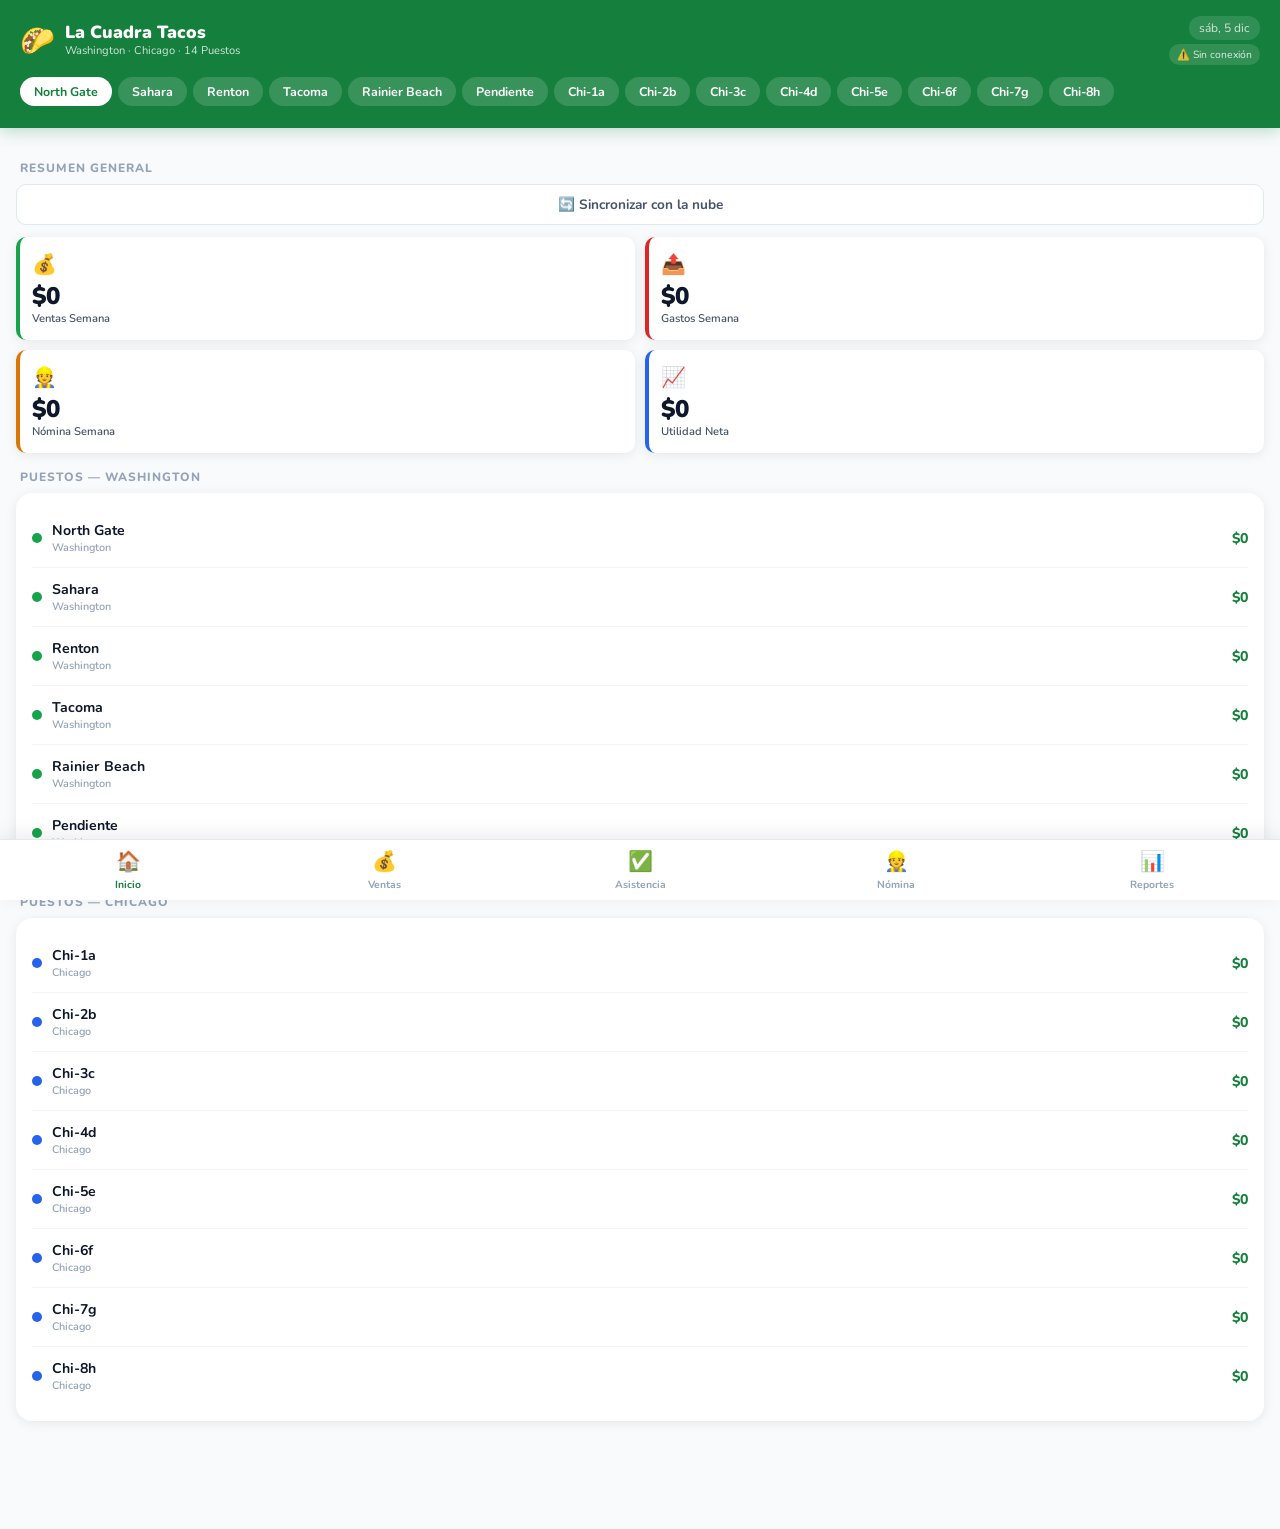
<file: Index.html>
<!DOCTYPE html>
<html lang="es">
<head>
<meta charset="UTF-8">
<meta name="viewport" content="width=device-width, initial-scale=1.0, maximum-scale=1.0, user-scalable=no">
<meta name="apple-mobile-web-app-capable" content="yes">
<meta name="apple-mobile-web-app-status-bar-style" content="black-translucent">
<title>🌮 La Cuadra Tacos</title>
<style>
@import url('https://fonts.googleapis.com/css2?family=Nunito:wght@400;600;700;800;900&display=swap');

:root {
  --verde: #16A34A; --verde2: #15803D; --verde-s: #DCFCE7;
  --rojo: #DC2626; --rojo-s: #FEE2E2;
  --amarillo: #D97706; --amarillo-s: #FEF3C7;
  --azul: #2563EB; --azul-s: #DBEAFE;
  --gris: #F8FAFC; --gris2: #F1F5F9; --gris3: #E2E8F0;
  --texto: #0F172A; --texto2: #475569; --texto3: #94A3B8;
  --blanco: #FFFFFF;
  --radio: 16px; --radio-s: 10px;
  --sombra: 0 2px 12px rgba(0,0,0,0.08);
  --sombra2: 0 4px 24px rgba(0,0,0,0.12);
}

* { box-sizing: border-box; margin: 0; padding: 0; -webkit-tap-highlight-color: transparent; }

body {
  font-family: 'Nunito', sans-serif;
  background: var(--gris);
  color: var(--texto);
  min-height: 100vh;
  padding-bottom: 80px;
  font-size: 15px;
}

/* ── HEADER ── */
.header {
  background: var(--verde2);
  color: white;
  padding: 16px 20px 20px;
  position: sticky; top: 0; z-index: 100;
  box-shadow: 0 2px 16px rgba(21,128,61,0.3);
}
.header-top { display: flex; align-items: center; justify-content: space-between; margin-bottom: 12px; }
.header-brand { display: flex; align-items: center; gap: 10px; }
.header-brand .logo { font-size: 28px; }
.header-brand h1 { font-size: 1.1rem; font-weight: 900; line-height: 1.1; }
.header-brand p { font-size: 0.7rem; opacity: 0.8; }
.header-date { font-size: 0.75rem; opacity: 0.8; background: rgba(255,255,255,0.15); padding: 4px 10px; border-radius: 20px; }

/* Puesto selector */
.puesto-selector { display: flex; gap: 6px; overflow-x: auto; padding-bottom: 2px; scrollbar-width: none; }
.puesto-selector::-webkit-scrollbar { display: none; }
.puesto-btn {
  flex-shrink: 0; background: rgba(255,255,255,0.15); color: white;
  border: none; padding: 6px 14px; border-radius: 20px; font-family: 'Nunito', sans-serif;
  font-size: 0.78rem; font-weight: 700; cursor: pointer; transition: all 0.2s; white-space: nowrap;
}
.puesto-btn.active { background: white; color: var(--verde2); }
.puesto-btn:hover:not(.active) { background: rgba(255,255,255,0.25); }

/* ── BOTTOM NAV ── */
.bottom-nav {
  position: fixed; bottom: 0; left: 0; right: 0;
  background: white; border-top: 1px solid var(--gris3);
  display: flex; z-index: 100;
  box-shadow: 0 -4px 20px rgba(0,0,0,0.08);
}
.nav-btn {
  flex: 1; display: flex; flex-direction: column; align-items: center; justify-content: center;
  padding: 8px 4px; border: none; background: none; cursor: pointer; transition: all 0.2s;
  color: var(--texto3); font-family: 'Nunito', sans-serif;
}
.nav-btn.active { color: var(--verde2); }
.nav-btn .nav-icon { font-size: 20px; margin-bottom: 2px; }
.nav-btn .nav-label { font-size: 0.65rem; font-weight: 700; }

/* ── VIEWS ── */
.view { display: none; padding: 16px; animation: fadeIn 0.2s ease; }
.view.active { display: block; }
@keyframes fadeIn { from { opacity: 0; transform: translateY(6px); } to { opacity: 1; transform: translateY(0); } }

/* ── CARDS ── */
.card {
  background: white; border-radius: var(--radio); padding: 16px;
  box-shadow: var(--sombra); margin-bottom: 12px;
}
.card-title {
  font-size: 0.8rem; font-weight: 800; text-transform: uppercase; letter-spacing: 0.8px;
  color: var(--texto2); margin-bottom: 12px; display: flex; align-items: center; gap: 6px;
}

/* KPIs grid */
.kpi-grid { display: grid; grid-template-columns: 1fr 1fr; gap: 10px; margin-bottom: 12px; }
.kpi-card {
  background: white; border-radius: var(--radio-s); padding: 14px 12px;
  box-shadow: var(--sombra); border-left: 4px solid;
}
.kpi-card.verde { border-color: var(--verde); }
.kpi-card.rojo { border-color: var(--rojo); }
.kpi-card.amarillo { border-color: var(--amarillo); }
.kpi-card.azul { border-color: var(--azul); }
.kpi-icon { font-size: 20px; margin-bottom: 6px; }
.kpi-val { font-size: 1.5rem; font-weight: 900; color: var(--texto); line-height: 1; }
.kpi-lbl { font-size: 0.7rem; color: var(--texto2); margin-top: 3px; font-weight: 600; }

/* Ventas form */
.dias-grid { display: grid; grid-template-columns: repeat(7, 1fr); gap: 4px; margin-bottom: 8px; }
.dia-header { text-align: center; font-size: 0.62rem; font-weight: 800; color: var(--texto3); padding: 4px 0; text-transform: uppercase; }
.dia-input {
  text-align: center; border: 1.5px solid var(--gris3); border-radius: 8px; padding: 8px 2px;
  font-family: 'Nunito', sans-serif; font-size: 0.75rem; font-weight: 700; color: var(--texto);
  background: var(--gris2); outline: none; width: 100%; transition: border-color 0.15s;
}
.dia-input:focus { border-color: var(--verde); background: white; }
.dia-input.lunes { background: var(--gris3); color: var(--texto3); }

/* Row totals */
.fila-total { display: flex; justify-content: space-between; align-items: center; padding: 8px 12px; background: var(--verde-s); border-radius: var(--radio-s); margin-top: 8px; }
.fila-total span { font-size: 0.8rem; font-weight: 800; color: var(--verde2); }

/* Concepto row */
.concepto-row {
  display: flex; align-items: center; gap: 8px; padding: 10px 0;
  border-bottom: 1px solid var(--gris2);
}
.concepto-row:last-child { border-bottom: none; }
.concepto-label { flex: 1; font-size: 0.85rem; font-weight: 600; color: var(--texto); }
.concepto-input {
  width: 90px; text-align: right; border: 1.5px solid var(--gris3); border-radius: 8px;
  padding: 8px 10px; font-family: 'Nunito', sans-serif; font-size: 0.9rem; font-weight: 700;
  background: var(--gris2); outline: none; color: var(--texto); transition: all 0.15s;
}
.concepto-input:focus { border-color: var(--verde); background: white; }

/* Asistencia */
.asist-grid { display: grid; grid-template-columns: 1fr repeat(6, 36px); gap: 4px; align-items: center; }
.asist-name { font-size: 0.8rem; font-weight: 700; color: var(--texto); white-space: nowrap; overflow: hidden; text-overflow: ellipsis; }
.asist-btn {
  width: 36px; height: 36px; border-radius: 8px; border: none; font-size: 0.75rem; font-weight: 800;
  cursor: pointer; transition: all 0.15s; background: var(--gris2); color: var(--texto2);
}
.asist-btn.P { background: var(--verde-s); color: var(--verde2); }
.asist-btn.A { background: var(--rojo-s); color: var(--rojo); }
.asist-btn.JV { background: var(--azul-s); color: var(--azul); }
.asist-btn.D { background: var(--gris3); color: var(--texto3); }
.asist-header { font-size: 0.62rem; text-align: center; font-weight: 800; color: var(--texto3); text-transform: uppercase; }

/* Nómina */
.nomina-row {
  display: flex; align-items: center; gap: 8px; padding: 10px 0; border-bottom: 1px solid var(--gris2);
}
.nomina-row:last-child { border-bottom: none; }
.nomina-avatar {
  width: 36px; height: 36px; border-radius: 50%; background: var(--verde); color: white;
  display: flex; align-items: center; justify-content: center; font-size: 0.75rem; font-weight: 800;
  flex-shrink: 0;
}
.nomina-info { flex: 1; min-width: 0; }
.nomina-name { font-size: 0.88rem; font-weight: 800; color: var(--texto); }
.nomina-pos { font-size: 0.7rem; color: var(--texto3); font-weight: 600; }
.nomina-sueldo {
  width: 80px; text-align: right; border: 1.5px solid var(--gris3); border-radius: 8px;
  padding: 8px 8px; font-family: 'Nunito', sans-serif; font-size: 0.88rem; font-weight: 800;
  background: var(--gris2); outline: none; color: var(--texto); transition: all 0.15s;
}
.nomina-sueldo:focus { border-color: var(--verde); background: white; }
.nomina-neto { font-size: 0.88rem; font-weight: 800; color: var(--verde2); min-width: 60px; text-align: right; }

/* Gastos tabla */
.gasto-row {
  display: flex; align-items: center; gap: 10px; padding: 10px 0; border-bottom: 1px solid var(--gris2);
}
.gasto-row:last-child { border-bottom: none; }
.gasto-icon { font-size: 18px; width: 28px; text-align: center; flex-shrink: 0; }
.gasto-label { flex: 1; font-size: 0.85rem; font-weight: 600; color: var(--texto); }
.gasto-input {
  width: 90px; text-align: right; border: 1.5px solid var(--gris3); border-radius: 8px;
  padding: 8px 10px; font-family: 'Nunito', sans-serif; font-size: 0.9rem; font-weight: 700;
  background: var(--gris2); outline: none; color: var(--texto);
}
.gasto-input:focus { border-color: var(--amarillo); background: white; }

/* Resumen puesto */
.resumen-stats { display: grid; grid-template-columns: 1fr 1fr 1fr; gap: 8px; }
.resumen-stat { text-align: center; background: var(--gris2); border-radius: var(--radio-s); padding: 12px 8px; }
.resumen-stat .val { font-size: 1.1rem; font-weight: 900; color: var(--texto); }
.resumen-stat .lbl { font-size: 0.65rem; color: var(--texto3); font-weight: 700; margin-top: 2px; text-transform: uppercase; }

/* Dashboard puestos list */
.puesto-row {
  display: flex; align-items: center; gap: 10px; padding: 12px 0; border-bottom: 1px solid var(--gris2);
  cursor: pointer;
}
.puesto-row:last-child { border-bottom: none; }
.puesto-dot { width: 10px; height: 10px; border-radius: 50%; flex-shrink: 0; }
.puesto-dot.wash { background: var(--verde); }
.puesto-dot.chi { background: var(--azul); }
.puesto-row-name { flex: 1; font-size: 0.88rem; font-weight: 700; }
.puesto-row-ventas { font-size: 0.88rem; font-weight: 800; color: var(--verde2); }
.puesto-row-ciudad { font-size: 0.68rem; color: var(--texto3); font-weight: 600; }

/* Badge */
.badge {
  display: inline-flex; align-items: center; padding: 3px 8px;
  border-radius: 20px; font-size: 0.68rem; font-weight: 800;
}
.badge.verde { background: var(--verde-s); color: var(--verde2); }
.badge.rojo { background: var(--rojo-s); color: var(--rojo); }
.badge.amarillo { background: var(--amarillo-s); color: var(--amarillo); }
.badge.azul { background: var(--azul-s); color: var(--azul); }

/* Botón guardar */
.btn-save {
  width: 100%; background: var(--verde2); color: white; border: none;
  padding: 16px; border-radius: var(--radio); font-family: 'Nunito', sans-serif;
  font-size: 1rem; font-weight: 800; cursor: pointer; transition: all 0.2s;
  display: flex; align-items: center; justify-content: center; gap: 8px;
  box-shadow: 0 4px 16px rgba(21,128,61,0.3); margin-top: 8px;
}
.btn-save:active { transform: scale(0.98); }

/* Toast */
.toast {
  position: fixed; bottom: 90px; left: 50%; transform: translateX(-50%);
  background: var(--texto); color: white; padding: 12px 20px; border-radius: 30px;
  font-size: 0.85rem; font-weight: 700; z-index: 999; display: none;
  animation: toastIn 0.3s ease; box-shadow: var(--sombra2); white-space: nowrap;
}
@keyframes toastIn { from { opacity: 0; transform: translateX(-50%) translateY(10px); } to { opacity: 1; transform: translateX(-50%) translateY(0); } }

/* Section header */
.section-h { font-size: 0.75rem; font-weight: 800; text-transform: uppercase; letter-spacing: 1px; color: var(--texto3); margin: 16px 0 8px; padding: 0 4px; }

/* Tabs */
.tabs { display: flex; background: var(--gris2); border-radius: var(--radio-s); padding: 3px; margin-bottom: 16px; }
.tab {
  flex: 1; text-align: center; padding: 8px; border-radius: 8px; cursor: pointer;
  font-size: 0.8rem; font-weight: 800; color: var(--texto3); transition: all 0.2s; border: none; background: none;
  font-family: 'Nunito', sans-serif;
}
.tab.active { background: white; color: var(--texto); box-shadow: var(--sombra); }

/* Flujo chart bars */
.bar-row { display: flex; align-items: center; gap: 8px; margin-bottom: 8px; }
.bar-label { font-size: 0.72rem; font-weight: 700; color: var(--texto2); width: 30px; text-align: right; flex-shrink: 0; }
.bar-track { flex: 1; height: 20px; background: var(--gris2); border-radius: 10px; overflow: hidden; }
.bar-fill { height: 100%; border-radius: 10px; transition: width 0.5s ease; display: flex; align-items: center; padding-left: 8px; }
.bar-fill span { font-size: 0.65rem; font-weight: 800; color: white; white-space: nowrap; }

/* Chips ciudad */
.ciudad-chips { display: flex; gap: 6px; margin-bottom: 12px; }
.ciudad-chip {
  flex: 1; text-align: center; padding: 8px; border-radius: var(--radio-s); border: none;
  font-family: 'Nunito', sans-serif; font-size: 0.8rem; font-weight: 800; cursor: pointer;
  transition: all 0.2s;
}
.ciudad-chip.wash { background: var(--verde-s); color: var(--verde2); }
.ciudad-chip.chi { background: var(--azul-s); color: var(--azul); }
.ciudad-chip.wash.active { background: var(--verde2); color: white; }
.ciudad-chip.chi.active { background: var(--azul); color: white; }

/* Scrollbar */
::-webkit-scrollbar { width: 4px; }
::-webkit-scrollbar-thumb { background: var(--gris3); border-radius: 4px; }
</style>
</head>
<body>

<!-- HEADER -->
<div class="header">
  <div class="header-top">
    <div class="header-brand">
      <span class="logo">🌮</span>
      <div>
        <h1>La Cuadra Tacos</h1>
        <p>Washington · Chicago · 14 Puestos</p>
      </div>
    </div>
    <div style="display:flex;flex-direction:column;align-items:flex-end;gap:4px">
      <div class="header-date" id="headerDate"></div>
      <div id="syncStatus" style="font-size:0.65rem;opacity:0.85;background:rgba(255,255,255,0.15);padding:3px 8px;border-radius:20px;">☁️ Conectando...</div>
    </div>
  </div>
  <div class="puesto-selector" id="puestoSelector"></div>
</div>

<!-- VIEWS -->

<!-- 📊 DASHBOARD -->
<div class="view active" id="view-dashboard">
  <div class="section-h">Resumen General</div>
  <button onclick="syncFromSheets()" style="width:100%;background:white;border:1.5px solid var(--gris3);color:var(--texto2);padding:10px;border-radius:10px;font-family:Nunito,sans-serif;font-size:0.85rem;font-weight:700;cursor:pointer;margin-bottom:12px;display:flex;align-items:center;justify-content:center;gap:8px;">🔄 Sincronizar con la nube</button>
  <div class="kpi-grid">
    <div class="kpi-card verde">
      <div class="kpi-icon">💰</div>
      <div class="kpi-val" id="kpi-ventas">$0</div>
      <div class="kpi-lbl">Ventas Semana</div>
    </div>
    <div class="kpi-card rojo">
      <div class="kpi-icon">📤</div>
      <div class="kpi-val" id="kpi-gastos">$0</div>
      <div class="kpi-lbl">Gastos Semana</div>
    </div>
    <div class="kpi-card amarillo">
      <div class="kpi-icon">👷</div>
      <div class="kpi-val" id="kpi-nomina">$0</div>
      <div class="kpi-lbl">Nómina Semana</div>
    </div>
    <div class="kpi-card azul">
      <div class="kpi-icon">📈</div>
      <div class="kpi-val" id="kpi-utilidad">$0</div>
      <div class="kpi-lbl">Utilidad Neta</div>
    </div>
  </div>

  <div class="section-h">Puestos — Washington</div>
  <div class="card" id="list-wash"></div>

  <div class="section-h">Puestos — Chicago</div>
  <div class="card" id="list-chi"></div>
</div>

<!-- 💰 VENTAS -->
<div class="view" id="view-ventas">
  <div class="section-h" id="ventas-titulo">Ventas — North Gate · Sem 1</div>

  <div class="card">
    <div class="card-title">💰 Ventas Diarias</div>
    <div class="dias-grid">
      <div class="dia-header">Lun</div><div class="dia-header">Mar</div><div class="dia-header">Mié</div>
      <div class="dia-header">Jue</div><div class="dia-header">Vie</div><div class="dia-header">Sáb</div><div class="dia-header">Dom</div>
      <input class="dia-input lunes" value="0" readonly id="ve-lun-ef">
      <input class="dia-input" type="number" min="0" id="ve-mar-ef" oninput="calcVentas()">
      <input class="dia-input" type="number" min="0" id="ve-mie-ef" oninput="calcVentas()">
      <input class="dia-input" type="number" min="0" id="ve-jue-ef" oninput="calcVentas()">
      <input class="dia-input" type="number" min="0" id="ve-vie-ef" oninput="calcVentas()">
      <input class="dia-input" type="number" min="0" id="ve-sab-ef" oninput="calcVentas()">
      <input class="dia-input" type="number" min="0" id="ve-dom-ef" oninput="calcVentas()">
    </div>
    <div class="fila-total">
      <span>Efectivo Total</span><span id="ve-tot-ef">$0</span>
    </div>

    <div style="margin-top:12px">
      <div class="dias-grid">
        <div></div>
        <input class="dia-input" type="number" min="0" id="ve-mar-tj" oninput="calcVentas()">
        <input class="dia-input" type="number" min="0" id="ve-mie-tj" oninput="calcVentas()">
        <input class="dia-input" type="number" min="0" id="ve-jue-tj" oninput="calcVentas()">
        <input class="dia-input" type="number" min="0" id="ve-vie-tj" oninput="calcVentas()">
        <input class="dia-input" type="number" min="0" id="ve-sab-tj" oninput="calcVentas()">
        <input class="dia-input" type="number" min="0" id="ve-dom-tj" oninput="calcVentas()">
      </div>
      <div class="fila-total">
        <span>Tarjeta Total</span><span id="ve-tot-tj">$0</span>
      </div>
    </div>

    <div class="fila-total" style="background:var(--verde-s); margin-top:12px;">
      <span style="font-size:0.9rem">🏆 VENTAS BRUTAS</span>
      <span id="ve-tot-bruto" style="font-size:1rem">$0</span>
    </div>
  </div>

  <div class="card">
    <div class="card-title">📤 Gastos del Puesto</div>
    <div class="concepto-row">
      <span class="concepto-label">⛽ Gasolina</span>
      <input class="concepto-input" type="number" min="0" id="g-gas" oninput="calcVentas()">
    </div>
    <div class="concepto-row">
      <span class="concepto-label">🧊 Hielo</span>
      <input class="concepto-input" type="number" min="0" id="g-hie" oninput="calcVentas()">
    </div>
    <div class="concepto-row">
      <span class="concepto-label">🔧 Reparación</span>
      <input class="concepto-input" type="number" min="0" id="g-rep" oninput="calcVentas()">
    </div>
    <div class="concepto-row">
      <span class="concepto-label">🛣️ Casetas</span>
      <input class="concepto-input" type="number" min="0" id="g-cas" oninput="calcVentas()">
    </div>
    <div class="concepto-row">
      <span class="concepto-label">📦 Otros</span>
      <input class="concepto-input" type="number" min="0" id="g-otr" oninput="calcVentas()">
    </div>
    <div class="fila-total" style="background:var(--rojo-s)">
      <span style="color:var(--rojo)">Total Gastos Puesto</span>
      <span id="g-tot" style="color:var(--rojo)">$0</span>
    </div>
  </div>

  <div class="card">
    <div class="card-title">🧅 Materia Prima (Piezas)</div>
    <div class="concepto-row"><span class="concepto-label">🫓 Tortillas</span><input class="concepto-input" type="number" min="0" id="mp-tor" placeholder="0"></div>
    <div class="concepto-row"><span class="concepto-label">🌯 Burritos</span><input class="concepto-input" type="number" min="0" id="mp-bur" placeholder="0"></div>
    <div class="concepto-row"><span class="concepto-label">🥤 Vasos</span><input class="concepto-input" type="number" min="0" id="mp-vas" placeholder="0"></div>
    <div class="concepto-row"><span class="concepto-label">🥤 Sodas</span><input class="concepto-input" type="number" min="0" id="mp-sod" placeholder="0"></div>
    <div class="concepto-row"><span class="concepto-label">🍞 Teleras</span><input class="concepto-input" type="number" min="0" id="mp-tel" placeholder="0"></div>
    <div class="concepto-row"><span class="concepto-label">🫓 Mulitas</span><input class="concepto-input" type="number" min="0" id="mp-mul" placeholder="0"></div>
  </div>

  <button class="btn-save" onclick="guardarVentas()">💾 Guardar Registro</button>
</div>

<!-- 👷 ASISTENCIA -->
<div class="view" id="view-asist">
  <div class="section-h" id="asist-titulo">Asistencia — North Gate</div>
  <div class="card" style="padding:12px">
    <div class="card-title">Semana · Lun=Descanso</div>
    <div style="margin-bottom:8px">
      <div class="asist-grid" style="margin-bottom:4px">
        <div></div>
        <div class="asist-header">Mar</div><div class="asist-header">Mié</div>
        <div class="asist-header">Jue</div><div class="asist-header">Vie</div>
        <div class="asist-header">Sáb</div><div class="asist-header">Dom</div>
      </div>
      <div id="asist-rows"></div>
    </div>
    <div class="badge verde" id="asist-resumen">Cargando...</div>
  </div>
  <button class="btn-save" onclick="guardarAsist()">💾 Guardar Asistencia</button>
</div>

<!-- 💵 NÓMINA -->
<div class="view" id="view-nomina">
  <div class="ciudad-chips">
    <button class="ciudad-chip wash active" onclick="setNominaCity('wash', this)">🌲 Washington</button>
    <button class="ciudad-chip chi" onclick="setNominaCity('chi', this)">🌆 Chicago</button>
  </div>
  <div id="nomina-content"></div>
  <button class="btn-save" onclick="guardarNomina()">💾 Guardar Nómina</button>
</div>

<!-- 📊 REPORTES -->
<div class="view" id="view-reportes">
  <div class="tabs">
    <button class="tab active" onclick="setTab('mensual', this)">📅 Mensual</button>
    <button class="tab" onclick="setTab('flujo', this)">💸 Flujo</button>
    <button class="tab" onclick="setTab('gasgen', this)">💰 Gastos</button>
  </div>

  <!-- Mensual -->
  <div id="tab-mensual">
    <div class="section-h">Resumen Mensual — Todos los Puestos</div>
    <div class="card">
      <div class="card-title">🏆 Totales Washington</div>
      <div class="resumen-stats">
        <div class="resumen-stat"><div class="val" id="rm-wash-v">$0</div><div class="lbl">Ventas</div></div>
        <div class="resumen-stat"><div class="val" id="rm-wash-g">$0</div><div class="lbl">Gastos</div></div>
        <div class="resumen-stat"><div class="val" id="rm-wash-u">$0</div><div class="lbl">Utilidad</div></div>
      </div>
    </div>
    <div class="card">
      <div class="card-title">🏆 Totales Chicago</div>
      <div class="resumen-stats">
        <div class="resumen-stat"><div class="val" id="rm-chi-v">$0</div><div class="lbl">Ventas</div></div>
        <div class="resumen-stat"><div class="val" id="rm-chi-g">$0</div><div class="lbl">Gastos</div></div>
        <div class="resumen-stat"><div class="val" id="rm-chi-u">$0</div><div class="lbl">Utilidad</div></div>
      </div>
    </div>
    <div class="card">
      <div class="card-title">📊 Por Puesto</div>
      <div id="reporte-puestos"></div>
    </div>
  </div>

  <!-- Flujo -->
  <div id="tab-flujo" style="display:none">
    <div class="section-h">Flujo de Efectivo Mensual</div>
    <div class="card">
      <div class="card-title">📥 Entradas</div>
      <div class="gasto-row"><span class="gasto-icon">💵</span><span class="gasto-label">Ventas Efectivo</span><input class="gasto-input" type="number" id="fl-ef" placeholder="0"></div>
      <div class="gasto-row"><span class="gasto-icon">💳</span><span class="gasto-label">Ventas Tarjeta</span><input class="gasto-input" type="number" id="fl-tj" placeholder="0"></div>
      <div class="gasto-row"><span class="gasto-icon">🏦</span><span class="gasto-label">Préstamos / Capital</span><input class="gasto-input" type="number" id="fl-pre" placeholder="0"></div>
      <div class="fila-total"><span>Total Entradas</span><span id="fl-tot-ent">$0</span></div>
    </div>
    <div class="card">
      <div class="card-title">📤 Salidas</div>
      <div class="gasto-row"><span class="gasto-icon">🛒</span><span class="gasto-label">Ingredientes</span><input class="gasto-input" type="number" id="fl-ing" placeholder="0"></div>
      <div class="gasto-row"><span class="gasto-icon">⚡</span><span class="gasto-label">Gas / Electricidad</span><input class="gasto-input" type="number" id="fl-gas" placeholder="0"></div>
      <div class="gasto-row"><span class="gasto-icon">🏠</span><span class="gasto-label">Rentas Puestos</span><input class="gasto-input" type="number" id="fl-ren" placeholder="0"></div>
      <div class="gasto-row"><span class="gasto-icon">👷</span><span class="gasto-label">Nómina Total</span><input class="gasto-input" type="number" id="fl-nom" placeholder="0"></div>
      <div class="gasto-row"><span class="gasto-icon">📦</span><span class="gasto-label">Empaques</span><input class="gasto-input" type="number" id="fl-emp" placeholder="0"></div>
      <div class="gasto-row"><span class="gasto-icon">🚗</span><span class="gasto-label">Transporte</span><input class="gasto-input" type="number" id="fl-tra" placeholder="0"></div>
      <div class="fila-total" style="background:var(--rojo-s)"><span style="color:var(--rojo)">Total Salidas</span><span id="fl-tot-sal" style="color:var(--rojo)">$0</span></div>
      <div class="fila-total" style="margin-top:8px"><span style="font-size:0.95rem">💰 Saldo Neto</span><span id="fl-neto" style="font-size:1rem">$0</span></div>
    </div>
    <button class="btn-save" onclick="guardarFlujo()">💾 Guardar Flujo</button>
  </div>

  <!-- Gastos Generales -->
  <div id="tab-gasgen" style="display:none">
    <div class="section-h">Gastos Generales del Negocio</div>
    <div class="card">
      <div class="card-title">🏢 Administrativos</div>
      <div class="gasto-row"><span class="gasto-icon">📋</span><span class="gasto-label">Contabilidad / CPA</span><input class="gasto-input" type="number" id="gg-cpa" placeholder="0"></div>
      <div class="gasto-row"><span class="gasto-icon">📄</span><span class="gasto-label">Permisos y Licencias</span><input class="gasto-input" type="number" id="gg-per" placeholder="0"></div>
      <div class="gasto-row"><span class="gasto-icon">⚖️</span><span class="gasto-label">Asesoría Legal</span><input class="gasto-input" type="number" id="gg-leg" placeholder="0"></div>
      <div class="gasto-row"><span class="gasto-icon">📱</span><span class="gasto-label">Teléfono / Internet</span><input class="gasto-input" type="number" id="gg-tel" placeholder="0"></div>
      <div class="gasto-row"><span class="gasto-icon">💳</span><span class="gasto-label">Comisiones Bancarias</span><input class="gasto-input" type="number" id="gg-ban" placeholder="0"></div>
    </div>
    <div class="card">
      <div class="card-title">🔧 Mantenimiento</div>
      <div class="gasto-row"><span class="gasto-icon">🚗</span><span class="gasto-label">Vehículos</span><input class="gasto-input" type="number" id="gg-veh" placeholder="0"></div>
      <div class="gasto-row"><span class="gasto-icon">🛠️</span><span class="gasto-label">Equipo / Trailers</span><input class="gasto-input" type="number" id="gg-equ" placeholder="0"></div>
      <div class="gasto-row"><span class="gasto-icon">🔌</span><span class="gasto-label">Electricidad / Gas</span><input class="gasto-input" type="number" id="gg-ele" placeholder="0"></div>
    </div>
    <div class="card">
      <div class="card-title">📦 Operativos</div>
      <div class="gasto-row"><span class="gasto-icon">🚛</span><span class="gasto-label">Fletes / Transporte</span><input class="gasto-input" type="number" id="gg-fle" placeholder="0"></div>
      <div class="gasto-row"><span class="gasto-icon">📣</span><span class="gasto-label">Publicidad / Marketing</span><input class="gasto-input" type="number" id="gg-pub" placeholder="0"></div>
      <div class="gasto-row"><span class="gasto-icon">🍽️</span><span class="gasto-label">Restaurante Ballard</span><input class="gasto-input" type="number" id="gg-res" placeholder="0"></div>
      <div class="gasto-row"><span class="gasto-icon">❓</span><span class="gasto-label">Otros</span><input class="gasto-input" type="number" id="gg-otr" placeholder="0"></div>
    </div>
    <button class="btn-save" onclick="guardarGastosGen()">💾 Guardar Gastos</button>
  </div>
</div>

<!-- BOTTOM NAV -->
<div class="bottom-nav">
  <button class="nav-btn active" onclick="showView('dashboard', this)">
    <span class="nav-icon">🏠</span><span class="nav-label">Inicio</span>
  </button>
  <button class="nav-btn" onclick="showView('ventas', this)">
    <span class="nav-icon">💰</span><span class="nav-label">Ventas</span>
  </button>
  <button class="nav-btn" onclick="showView('asist', this)">
    <span class="nav-icon">✅</span><span class="nav-label">Asistencia</span>
  </button>
  <button class="nav-btn" onclick="showView('nomina', this)">
    <span class="nav-icon">👷</span><span class="nav-label">Nómina</span>
  </button>
  <button class="nav-btn" onclick="showView('reportes', this)">
    <span class="nav-icon">📊</span><span class="nav-label">Reportes</span>
  </button>
</div>

<div class="toast" id="toast"></div>

<script>
// ── DATA ──
const PUESTOS_WASH = ['North Gate','Sahara','Renton','Tacoma','Rainier Beach','Pendiente'];
const PUESTOS_CHI = ['Chi-1a','Chi-2b','Chi-3c','Chi-4d','Chi-5e','Chi-6f','Chi-7g','Chi-8h'];
const PUESTOS = [...PUESTOS_WASH, ...PUESTOS_CHI];

const EMPLEADOS_WASH = [
  {n:'Dagoberto',p:'Pastorero'},{n:'José María',p:'Pastorero'},{n:'Isaías',p:'Pastorero'},
  {n:'Eleazar',p:'Pastorero'},{n:'Cirilo',p:'Taquero'},{n:'Heidelberg',p:'Taquero'},
  {n:'José',p:'Taquero'},{n:'Julián',p:'Taquero'},{n:'Hilda',p:'Cajera'},
  {n:'Mayra',p:'Cajera'},{n:'Amada',p:'Cajera'},{n:'Nayeli',p:'Cajera'},
  {n:'Paula',p:'Cajera'},{n:'Alejandra',p:'Cajera'}
];

const EMPLEADOS_CHI = [
  {n:'Erik',p:'Pastorero'},{n:'Luis',p:'Pastorero'},{n:'Abelardo',p:'Taquero'},
  {n:'Rigo',p:'Taquero'},{n:'Sebas',p:'Cajero'},{n:'Isaías Chiapas',p:'Pastorero'},
  {n:'Chepe',p:'Pastorero'},{n:'Mario',p:'Cajero'},{n:'Ruby',p:'Cajera'},
  {n:'Jazzmin',p:'Cajera'},{n:'Miguel',p:'Pastorero'},{n:'Chuy',p:'Taquero'},
  {n:'Lennin',p:'Taquero'},{n:'Eus',p:'Cajera'},{n:'Noel',p:'Pastorero'},
  {n:'Edgar',p:'Taquero'},{n:'Leonel',p:'Pastorero'},{n:'Rosario',p:'Encargada'}
];

const GS_URL = 'https://script.google.com/macros/s/AKfycby9ub41AcbRqhRo1KMnfvfiTcnNldNs9CCiFewET4EqD7zZqWZ5sxBqlcxCegQm9FUF2Q/exec';

let currentPuesto = 'North Gate';
let currentNominaCity = 'wash';
let currentTab = 'mensual';

// ── LOCAL CACHE (rápido, sin esperar red) ──
function loadLocal(key, def) {
  try { const v = localStorage.getItem('lct_'+key); return v ? JSON.parse(v) : def; } catch { return def; }
}
function saveLocal(key, val) {
  try { localStorage.setItem('lct_'+key, JSON.stringify(val)); } catch {}
}

// ── GOOGLE SHEETS SYNC ──
async function gsGet(tabla) {
  try {
    const res = await fetch(`${GS_URL}?tabla=${tabla}`);
    const json = await res.json();
    const result = {};
    Object.entries(json.data || {}).forEach(([k, v]) => {
      try { result[k] = JSON.parse(v); } catch { result[k] = v; }
    });
    return result;
  } catch { return null; }
}

async function gsSet(tabla, clave, valor) {
  try {
    await fetch(GS_URL, {
      method: 'POST',
      body: JSON.stringify({ tabla, clave, valor: JSON.stringify(valor) })
    });
    return true;
  } catch { return false; }
}

// ── SYNC: carga desde Sheets y actualiza cache local ──
async function syncFromSheets() {
  showSyncStatus('🔄 Sincronizando...');
  const tablas = ['puestos','nomina','asist','flujo','gastosgen'];
  let ok = true;
  for (const t of tablas) {
    const data = await gsGet(t);
    if (data !== null) {
      saveLocal(t, data);
      if (t === 'puestos') dataPuestos = data;
      if (t === 'nomina') dataNomina = data.wash ? data : {wash: data.wash||{}, chi: data.chi||{}};
      if (t === 'asist') dataAsist = data;
      if (t === 'flujo') dataFlujo = data;
      if (t === 'gastosgen') dataGastosGen = data;
    } else { ok = false; }
  }
  showSyncStatus(ok ? '☁️ Sincronizado' : '⚠️ Sin conexión');
  renderDashboard(); renderReportes();
}

async function saveData(key, val) {
  saveLocal(key, val);
  const ok = await gsSet(key, key, val);
  showSyncStatus(ok ? '✅ Guardado en la nube' : '⚠️ Solo guardado local');
}

function showSyncStatus(msg) {
  const el = document.getElementById('syncStatus');
  if (el) { el.textContent = msg; }
}

let dataPuestos = loadLocal('puestos', {});
let dataNomina = loadLocal('nomina', {wash:{}, chi:{}});
let dataAsist = loadLocal('asist', {});
let dataFlujo = loadLocal('flujo', {});
let dataGastosGen = loadLocal('gastosgen', {});

// ── INIT ──
document.addEventListener('DOMContentLoaded', () => {
  // Date
  const hoy = new Date();
  document.getElementById('headerDate').textContent = hoy.toLocaleDateString('es',{weekday:'short',day:'numeric',month:'short'});

  // Puesto selector
  const sel = document.getElementById('puestoSelector');
  PUESTOS.forEach(p => {
    const btn = document.createElement('button');
    btn.className = 'puesto-btn' + (p === currentPuesto ? ' active' : '');
    btn.textContent = p;
    btn.onclick = () => { setPuesto(p); document.querySelectorAll('.puesto-btn').forEach(b=>b.classList.remove('active')); btn.classList.add('active'); };
    sel.appendChild(btn);
  });

  renderDashboard();
  renderAsist();
  renderNomina();
  renderReportes();
  syncFromSheets();

  // Flujo listeners
  ['fl-ef','fl-tj','fl-pre'].forEach(id => { const el = document.getElementById(id); if(el) el.addEventListener('input', calcFlujo); });
  ['fl-ing','fl-gas','fl-ren','fl-nom','fl-emp','fl-tra'].forEach(id => { const el = document.getElementById(id); if(el) el.addEventListener('input', calcFlujo); });
});

function setPuesto(p) {
  currentPuesto = p;
  document.getElementById('ventas-titulo').textContent = `Ventas — ${p}`;
  document.getElementById('asist-titulo').textContent = `Asistencia — ${p}`;
  loadVentasForm(p);
  renderAsist();
}

// ── NAVIGATION ──
function showView(id, btn) {
  document.querySelectorAll('.view').forEach(v => v.classList.remove('active'));
  document.querySelectorAll('.nav-btn').forEach(b => b.classList.remove('active'));
  document.getElementById('view-' + id).classList.add('active');
  if (btn) btn.classList.add('active');
}

function setTab(id, btn) {
  document.querySelectorAll('.tabs .tab').forEach(t => t.classList.remove('active'));
  btn.classList.add('active');
  document.getElementById('tab-mensual').style.display = 'none';
  document.getElementById('tab-flujo').style.display = 'none';
  document.getElementById('tab-gasgen').style.display = 'none';
  document.getElementById('tab-' + id).style.display = 'block';
  currentTab = id;
}

function setNominaCity(city, btn) {
  currentNominaCity = city;
  document.querySelectorAll('.ciudad-chip').forEach(c => c.classList.remove('active'));
  btn.classList.add('active');
  renderNomina();
}

// ── VENTAS ──
function calcVentas() {
  const dias = ['mar','mie','jue','vie','sab','dom'];
  let totEf = 0, totTj = 0;
  dias.forEach(d => {
    totEf += parseFloat(document.getElementById(`ve-${d}-ef`)?.value || 0);
    totTj += parseFloat(document.getElementById(`ve-${d}-tj`)?.value || 0);
  });
  document.getElementById('ve-tot-ef').textContent = '$' + totEf.toLocaleString('es');
  document.getElementById('ve-tot-tj').textContent = '$' + totTj.toLocaleString('es');
  document.getElementById('ve-tot-bruto').textContent = '$' + (totEf + totTj).toLocaleString('es');

  let totG = ['gas','hie','rep','cas','otr'].reduce((a,k) => a + parseFloat(document.getElementById(`g-${k}`)?.value || 0), 0);
  document.getElementById('g-tot').textContent = '$' + totG.toLocaleString('es');
}

function loadVentasForm(p) {
  const d = dataPuestos[p] || {};
  ['mar','mie','jue','vie','sab','dom'].forEach(dia => {
    const ef = document.getElementById(`ve-${dia}-ef`);
    const tj = document.getElementById(`ve-${dia}-tj`);
    if (ef) ef.value = d[`ve-${dia}-ef`] || '';
    if (tj) tj.value = d[`ve-${dia}-tj`] || '';
  });
  ['gas','hie','rep','cas','otr'].forEach(k => {
    const el = document.getElementById(`g-${k}`);
    if (el) el.value = d[`g-${k}`] || '';
  });
  ['tor','bur','vas','sod','tel','mul'].forEach(k => {
    const el = document.getElementById(`mp-${k}`);
    if (el) el.value = d[`mp-${k}`] || '';
  });
  calcVentas();
}

async function guardarVentas() {
  const d = {};
  ['mar','mie','jue','vie','sab','dom'].forEach(dia => {
    d[`ve-${dia}-ef`] = document.getElementById(`ve-${dia}-ef`)?.value || 0;
    d[`ve-${dia}-tj`] = document.getElementById(`ve-${dia}-tj`)?.value || 0;
  });
  ['gas','hie','rep','cas','otr'].forEach(k => { d[`g-${k}`] = document.getElementById(`g-${k}`)?.value || 0; });
  ['tor','bur','vas','sod','tel','mul'].forEach(k => { d[`mp-${k}`] = document.getElementById(`mp-${k}`)?.value || 0; });

  // totals
  const dias = ['mar','mie','jue','vie','sab','dom'];
  d.totalVentas = dias.reduce((a,dia) => a + parseFloat(d[`ve-${dia}-ef`]) + parseFloat(d[`ve-${dia}-tj`]), 0);
  d.totalGastos = ['gas','hie','rep','cas','otr'].reduce((a,k) => a + parseFloat(d[`g-${k}`] || 0), 0);

  dataPuestos[currentPuesto] = d;
  await saveData('puestos', dataPuestos);
  renderDashboard();
  renderReportes();
  showToast('✅ Guardado — ' + currentPuesto);
}

// ── ASISTENCIA ──
let asistState = {};

function renderAsist() {
  const saved = dataAsist[currentPuesto] || {};
  asistState = JSON.parse(JSON.stringify(saved));
  const empList = PUESTOS_WASH.includes(currentPuesto) ? EMPLEADOS_WASH.slice(0,4) : EMPLEADOS_CHI.slice(0,4);
  const dias = ['Mar','Mié','Jue','Vie','Sáb','Dom'];
  const diaKeys = ['mar','mie','jue','vie','sab','dom'];
  const container = document.getElementById('asist-rows');
  container.innerHTML = '';

  empList.forEach((emp, i) => {
    const row = document.createElement('div');
    row.className = 'asist-grid';
    row.style.marginBottom = '6px';
    const nameDiv = document.createElement('div');
    nameDiv.className = 'asist-name';
    nameDiv.textContent = emp.n;
    row.appendChild(nameDiv);
    diaKeys.forEach((dk, di) => {
      const key = `${i}-${dk}`;
      const state = asistState[key] || 'P';
      const btn = document.createElement('button');
      btn.className = `asist-btn ${state}`;
      btn.textContent = state;
      btn.onclick = () => {
        const cycle = {P:'A', A:'JV', JV:'D', D:'P'};
        const next = cycle[btn.textContent] || 'P';
        btn.textContent = next;
        btn.className = `asist-btn ${next}`;
        asistState[key] = next;
        updateAsistResumen(empList.length);
      };
      row.appendChild(btn);
    });
    container.appendChild(row);
  });
  updateAsistResumen(empList.length);
}

function updateAsistResumen(total) {
  const diaKeys = ['mar','mie','jue','vie','sab','dom'];
  let presentes = 0, ausentes = 0;
  Object.values(asistState).forEach(v => {
    if (v === 'P') presentes++;
    else if (v === 'A') ausentes++;
  });
  const pct = Math.round(presentes / (total * 6) * 100) || 100;
  document.getElementById('asist-resumen').textContent = `✅ ${presentes} presencias  ❌ ${ausentes} ausencias  📊 ${pct}% asistencia`;
}

async function guardarAsist() {
  dataAsist[currentPuesto] = JSON.parse(JSON.stringify(asistState));
  await saveData('asist', dataAsist);
  showToast('✅ Asistencia guardada — ' + currentPuesto);
}

// ── NÓMINA ──
function renderNomina() {
  const emps = currentNominaCity === 'wash' ? EMPLEADOS_WASH : EMPLEADOS_CHI;
  const saved = dataNomina[currentNominaCity] || {};
  const container = document.getElementById('nomina-content');
  container.innerHTML = '';

  const card = document.createElement('div');
  card.className = 'card';
  card.innerHTML = `<div class="card-title">👷 ${currentNominaCity === 'wash' ? 'Washington' : 'Chicago'} — ${emps.length} empleados</div>`;

  let totalNomina = 0;
  emps.forEach((emp, i) => {
    const sueldo = saved[i]?.sueldo || 0;
    totalNomina += parseFloat(sueldo);
    const row = document.createElement('div');
    row.className = 'nomina-row';
    const initials = emp.n.split(' ').map(w=>w[0]).join('').slice(0,2).toUpperCase();
    row.innerHTML = `
      <div class="nomina-avatar">${initials}</div>
      <div class="nomina-info">
        <div class="nomina-name">${emp.n}</div>
        <div class="nomina-pos">${emp.p}</div>
      </div>
      <input class="nomina-sueldo" type="number" min="0" value="${sueldo}" placeholder="$0"
        data-idx="${i}" oninput="updateNominaTotal(this)">
    `;
    card.appendChild(row);
  });

  const totalRow = document.createElement('div');
  totalRow.className = 'fila-total';
  totalRow.style.marginTop = '12px';
  totalRow.innerHTML = `<span style="font-size:0.9rem">💰 Total Nómina Semanal</span><span id="nomina-total" style="font-size:1rem">$${totalNomina.toLocaleString('es')}</span>`;
  card.appendChild(totalRow);
  container.appendChild(card);
}

function updateNominaTotal(input) {
  const emps = currentNominaCity === 'wash' ? EMPLEADOS_WASH : EMPLEADOS_CHI;
  let total = 0;
  document.querySelectorAll('.nomina-sueldo').forEach(inp => { total += parseFloat(inp.value || 0); });
  const el = document.getElementById('nomina-total');
  if (el) el.textContent = '$' + total.toLocaleString('es');
}

async function guardarNomina() {
  const saved = {};
  document.querySelectorAll('.nomina-sueldo').forEach((inp, i) => { saved[i] = { sueldo: parseFloat(inp.value || 0) }; });
  dataNomina[currentNominaCity] = saved;
  await saveData('nomina', dataNomina);
  showToast('✅ Nómina guardada');
}

// ── FLUJO ──
function calcFlujo() {
  const ent = ['fl-ef','fl-tj','fl-pre'].reduce((a,id) => a + parseFloat(document.getElementById(id)?.value||0), 0);
  const sal = ['fl-ing','fl-gas','fl-ren','fl-nom','fl-emp','fl-tra'].reduce((a,id) => a + parseFloat(document.getElementById(id)?.value||0), 0);
  document.getElementById('fl-tot-ent').textContent = '$' + ent.toLocaleString('es');
  document.getElementById('fl-tot-sal').textContent = '$' + sal.toLocaleString('es');
  const neto = ent - sal;
  const netoEl = document.getElementById('fl-neto');
  netoEl.textContent = '$' + neto.toLocaleString('es');
  netoEl.style.color = neto >= 0 ? 'var(--verde2)' : 'var(--rojo)';
}

async function guardarFlujo() {
  const d = {};
  ['ef','tj','pre','ing','gas','ren','nom','emp','tra'].forEach(k => { d[k] = parseFloat(document.getElementById(`fl-${k}`)?.value||0); });
  dataFlujo = d; await saveData('flujo', dataFlujo);
}

async function guardarGastosGen() {
  const d = {};
  ['cpa','per','leg','tel','ban','veh','equ','ele','fle','pub','res','otr'].forEach(k => { d[k] = parseFloat(document.getElementById(`gg-${k}`)?.value||0); });
  dataGastosGen = d; await saveData('gastosgen', dataGastosGen);
}

// ── DASHBOARD ──
function renderDashboard() {
  let totalV = 0, totalG = 0, totalN = 0;

  // Nómina
  ['wash','chi'].forEach(city => {
    const emps = city === 'wash' ? EMPLEADOS_WASH : EMPLEADOS_CHI;
    const saved = dataNomina[city] || {};
    emps.forEach((_, i) => { totalN += parseFloat(saved[i]?.sueldo || 0); });
  });

  // Ventas/Gastos
  PUESTOS.forEach(p => {
    const d = dataPuestos[p] || {};
    totalV += parseFloat(d.totalVentas || 0);
    totalG += parseFloat(d.totalGastos || 0);
  });

  const utilidad = totalV - totalG - totalN;
  document.getElementById('kpi-ventas').textContent = '$' + totalV.toLocaleString('es');
  document.getElementById('kpi-gastos').textContent = '$' + totalG.toLocaleString('es');
  document.getElementById('kpi-nomina').textContent = '$' + totalN.toLocaleString('es');
  document.getElementById('kpi-utilidad').textContent = '$' + utilidad.toLocaleString('es');
  document.getElementById('kpi-utilidad').closest('.kpi-card').style.borderColor = utilidad >= 0 ? 'var(--azul)' : 'var(--rojo)';

  // Listas
  renderPuestosList('list-wash', PUESTOS_WASH, 'Washington');
  renderPuestosList('list-chi', PUESTOS_CHI, 'Chicago');
}

function renderPuestosList(containerId, puestos, ciudad) {
  const container = document.getElementById(containerId);
  container.innerHTML = '';
  puestos.forEach(p => {
    const d = dataPuestos[p] || {};
    const v = parseFloat(d.totalVentas || 0);
    const row = document.createElement('div');
    row.className = 'puesto-row';
    row.innerHTML = `
      <div class="puesto-dot ${ciudad === 'Washington' ? 'wash' : 'chi'}"></div>
      <div style="flex:1">
        <div class="puesto-row-name">${p}</div>
        <div class="puesto-row-ciudad">${ciudad}</div>
      </div>
      <div class="puesto-row-ventas">$${v.toLocaleString('es')}</div>
    `;
    row.onclick = () => {
      setPuesto(p);
      // Update selector
      document.querySelectorAll('.puesto-btn').forEach(b => b.classList.toggle('active', b.textContent === p));
      showView('ventas', document.querySelectorAll('.nav-btn')[1]);
    };
    container.appendChild(row);
  });
}

// ── REPORTES ──
function renderReportes() {
  let washV = 0, washG = 0, chiV = 0, chiG = 0;
  PUESTOS_WASH.forEach(p => { const d = dataPuestos[p]||{}; washV += parseFloat(d.totalVentas||0); washG += parseFloat(d.totalGastos||0); });
  PUESTOS_CHI.forEach(p => { const d = dataPuestos[p]||{}; chiV += parseFloat(d.totalVentas||0); chiG += parseFloat(d.totalGastos||0); });

  document.getElementById('rm-wash-v').textContent = '$' + washV.toLocaleString('es');
  document.getElementById('rm-wash-g').textContent = '$' + washG.toLocaleString('es');
  document.getElementById('rm-wash-u').textContent = '$' + (washV - washG).toLocaleString('es');
  document.getElementById('rm-chi-v').textContent = '$' + chiV.toLocaleString('es');
  document.getElementById('rm-chi-g').textContent = '$' + chiG.toLocaleString('es');
  document.getElementById('rm-chi-u').textContent = '$' + (chiV - chiG).toLocaleString('es');

  const container = document.getElementById('reporte-puestos');
  container.innerHTML = '';
  const maxV = Math.max(...PUESTOS.map(p => parseFloat(dataPuestos[p]?.totalVentas || 0)), 1);
  PUESTOS.forEach(p => {
    const d = dataPuestos[p] || {};
    const v = parseFloat(d.totalVentas || 0);
    const pct = Math.round(v / maxV * 100);
    const isWash = PUESTOS_WASH.includes(p);
    const row = document.createElement('div');
    row.className = 'bar-row';
    row.innerHTML = `
      <div class="bar-label" style="width:80px;text-align:left;font-size:0.7rem">${p}</div>
      <div class="bar-track">
        <div class="bar-fill" style="width:${pct}%;background:${isWash?'var(--verde)':'var(--azul)'}">
          ${v > 0 ? '<span>$'+v.toLocaleString('es')+'</span>' : ''}
        </div>
      </div>
    `;
    container.appendChild(row);
  });
}

// ── TOAST ──
function showToast(msg) {
  const t = document.getElementById('toast');
  t.textContent = msg; t.style.display = 'block';
  setTimeout(() => t.style.display = 'none', 2500);
}

// Load ventas on init
window.onload = () => loadVentasForm(currentPuesto);
</script>
</body>
</html>
</file>
